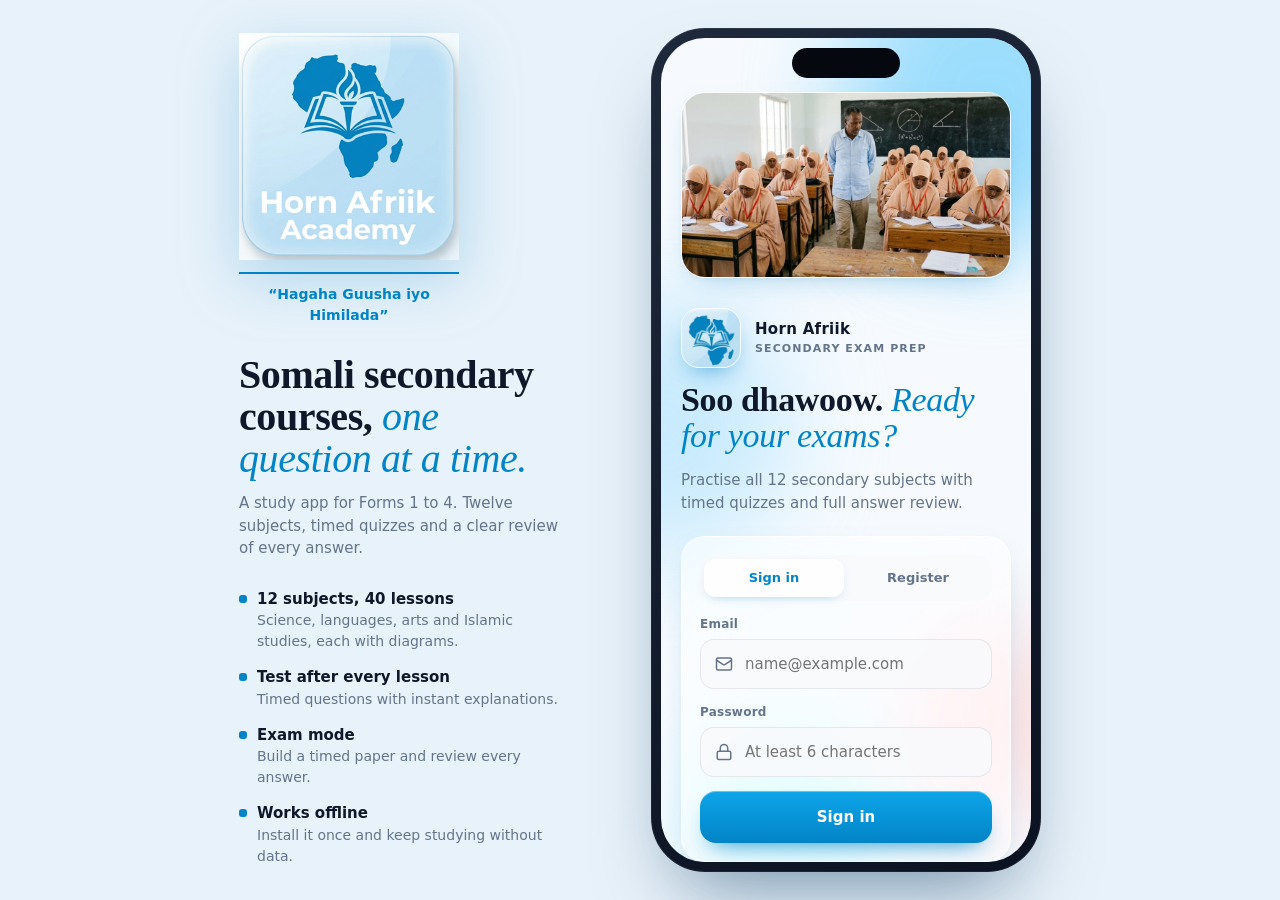
<file: index.html>
<!doctype html>
<html lang="en">
<head>
<meta charset="utf-8">
<meta name="viewport" content="width=device-width, initial-scale=1, viewport-fit=cover">
<meta http-equiv="Content-Security-Policy" content="default-src 'self'; script-src 'self'; style-src 'self' 'unsafe-inline' https://fonts.googleapis.com; font-src https://fonts.gstatic.com; img-src 'self' data: blob: https:; media-src 'self' blob: https:; frame-src https://www.youtube-nocookie.com; connect-src 'self' https://kbvvxcsmpqcddwlmgdnl.supabase.co https://fonts.googleapis.com https://fonts.gstatic.com; manifest-src 'self'; worker-src 'self'; base-uri 'self'; form-action 'self'">
<meta name="referrer" content="strict-origin-when-cross-origin">
<title>Horn Afriik</title>
<meta name="description" content="Horn Afriik: Somali secondary courses and exam preparation. 12 subjects, lessons with diagrams, timed tests and exam practice for Forms 1 to 4.">
<meta name="theme-color" content="#0284C7" media="(prefers-color-scheme: light)">
<meta name="theme-color" content="#08101F" media="(prefers-color-scheme: dark)">
<meta name="apple-mobile-web-app-capable" content="yes">
<meta name="mobile-web-app-capable" content="yes">
<meta name="apple-mobile-web-app-title" content="Horn Afriik">
<meta name="apple-mobile-web-app-status-bar-style" content="default">
<meta property="og:type" content="website">
<meta property="og:title" content="Horn Afriik">
<meta property="og:description" content="Somali secondary courses and exam preparation: lessons, tests and timed exams.">
<meta property="og:image" content="icons/icon-512.png">
<link rel="icon" href="icons/favicon-48.png" type="image/png" sizes="48x48">
<link rel="icon" href="icons/icon-192.png" type="image/png" sizes="192x192">
<link rel="apple-touch-icon" href="icons/apple-touch-icon.png">
<link rel="manifest" href="manifest.webmanifest">
<link rel="preconnect" href="https://fonts.googleapis.com">
<link rel="preconnect" href="https://fonts.gstatic.com" crossorigin>
<link rel="stylesheet" href="https://fonts.googleapis.com/css2?family=Fraunces:ital,opsz,wght@0,9..144,500;0,9..144,600;1,9..144,500&family=Plus+Jakarta+Sans:wght@400;500;600;700;800&family=Noto+Naskh+Arabic:wght@500;600&display=swap">
<link rel="stylesheet" href="assets/css/styles.css?v=1.3.0">
</head>
<body>
<noscript><p style="padding:24px;font-family:system-ui">Horn Afriik needs JavaScript to run. Please enable it in your browser settings.</p></noscript><div class="stage">
  <aside class="panel">
    <figure class="logo-hero">
      <img src="icons/logo.png" width="360" height="371" alt="Horn Afriik Academy logo: an open book and torch over a map of Africa">
      <figcaption>“Hagaha Guusha iyo Himilada”</figcaption>
    </figure>
    <div class="stack" style="gap:12px">
      <h1>Somali secondary courses, <em>one question at a time.</em></h1>
      <p class="lede">A study app for Forms 1 to 4. Twelve subjects, timed quizzes and a clear review of every answer.</p>
    </div>
    <ul class="features">
      <li><b>12 subjects, 40 lessons</b>Science, languages, arts and Islamic studies, each with diagrams.</li>
      <li><b>Test after every lesson</b>Timed questions with instant explanations.</li>
      <li><b>Exam mode</b>Build a timed paper and review every answer.</li>
      <li><b>Works offline</b>Install it once and keep studying without data.</li>
    </ul>
    <button class="btn primary" id="install-btn" hidden>Install the app</button>
  </aside>

  <div class="device">
    <div class="app" id="app">
      <div class="island"></div>
      <div class="bg"><span class="b1"></span><span class="b2"></span><span class="b3"></span><span class="b4"></span></div>

      <!-- 1. AUTH -->
      <section class="screen nobar" id="s-auth" hidden>
        <figure class="auth-photo">
          <img src="assets/img/classroom.jpg" width="960" height="509" alt="A Somali teacher walks between rows of students writing an exam in their classroom">
        </figure>
        <div class="auth-hero">
          <div class="brand">
            <img class="mark-img" src="icons/emblem.png" width="60" height="60" alt="">
            <div class="wordmark">Horn Afriik<small>Secondary exam prep</small></div>
          </div>
          <h1 class="h-display">Soo dhawoow. <em>Ready for your exams?</em></h1>
          <p class="muted">Practise all 12 secondary subjects with timed quizzes and full answer review.</p>
        </div>
        <div class="glass card form">
          <div class="seg" style="background:var(--field)" role="tablist">
            <button class="on" data-auth="signin" id="tab-signin">Sign in</button>
            <button data-auth="register" id="tab-register">Register</button>
          </div>
          <div class="seg" style="background:var(--field)" hidden>
            <button class="on" data-method="email" id="m-email">Email</button>
            <button data-method="phone" id="m-phone">Phone</button>
          </div>
          <form id="auth-form" class="form" novalidate>
            <div class="field" id="f-name" hidden>
              <label for="in-name">Full name</label>
              <div class="input"><svg class="ic" viewBox="0 0 24 24"><path d="M19 21v-2a4 4 0 0 0-4-4H9a4 4 0 0 0-4 4v2"/><circle cx="12" cy="7" r="4"/></svg><input id="in-name" autocomplete="name" placeholder="Ayaan Warsame"></div>
            </div>
            <div class="field" id="f-form" hidden>
              <label for="in-form">Class</label>
              <div class="input"><svg class="ic" viewBox="0 0 24 24"><path d="M4 19.5v-15A2.5 2.5 0 0 1 6.5 2H20v20H6.5a2.5 2.5 0 0 1 0-5H20"/></svg>
                <select id="in-form"><option>Form 1</option><option>Form 2</option><option>Form 3</option><option selected>Form 4</option></select></div>
            </div>
            <div class="field" id="f-email">
              <label for="in-email">Email</label>
              <div class="input"><svg class="ic" viewBox="0 0 24 24"><rect width="20" height="16" x="2" y="4" rx="2"/><path d="m22 7-8.97 5.7a1.94 1.94 0 0 1-2.06 0L2 7"/></svg><input id="in-email" type="email" autocomplete="email" placeholder="name@example.com"></div>
            </div>
            <div class="field" id="f-phone" hidden>
              <label for="in-phone">Phone number</label>
              <div class="input"><span class="small" style="font-weight:700">+252</span><input id="in-phone" type="tel" inputmode="tel" placeholder="61 234 5678"></div>
            </div>
            <div class="field">
              <label for="in-pass">Password</label>
              <div class="input"><svg class="ic" viewBox="0 0 24 24"><rect width="18" height="11" x="3" y="11" rx="2"/><path d="M7 11V7a5 5 0 0 1 10 0v4"/></svg><input id="in-pass" type="password" autocomplete="current-password" placeholder="At least 6 characters"></div>
            </div>
            <p class="err" id="auth-err" hidden></p>
            <button class="btn primary block" type="submit" id="auth-submit">Sign in</button>
          </form>
        </div>
        <button class="link" style="align-self:center" id="guest">Continue as guest</button>
      </section>

      <!-- 2. HOME -->
      <section class="screen" id="s-home" hidden></section>
      <!-- 3. SUBJECT -->
      <section class="screen" id="s-subject" hidden></section>
      <!-- 4. QUIZ -->
      <section class="screen nobar" id="s-quiz" hidden></section>
      <!-- 5. RESULTS -->
      <section class="screen" id="s-results" hidden></section>
      <!-- Lesson (course content) -->
      <section class="screen" id="s-lesson" hidden></section>
      <!-- Explore / History -->
      <section class="screen" id="s-explore" hidden></section>
      <section class="screen" id="s-history" hidden></section>

      <!-- 6. SUPPORT -->
      <section class="screen" id="s-support" hidden>
        <div class="page-top"><div class="stack" style="gap:4px"><span class="eyebrow">Support</span><h1 class="h-display page-h">Contact &amp; about</h1></div><button class="menu-btn glass" data-act="menu" aria-label="Open menu"><svg class="ic" viewBox="0 0 24 24"><path d="M4 7h16"/><path d="M4 12h16"/><path d="M4 17h10"/></svg></button></div>
        <div class="glass card stack" style="gap:12px">
          <div class="stack" style="gap:2px"><b style="font-size:16px">Talk to us</b><span class="muted small">Questions about a lesson, an exam or your account? Pick WhatsApp, Facebook, email or a phone call.</span></div>
          <div class="cta-slot"></div>
        </div>
        <div class="glass card mission">
          <span class="eyebrow">About us</span>
          <blockquote>“Every student in the Horn deserves a fair shot at the exam hall.”</blockquote>
          <p>Horn Afriik builds exam practice for Somali secondary students. Questions follow the secondary syllabus in Somali, English and Arabic, and each answer comes with a short explanation so you learn from mistakes.</p>
          <div class="mstats">
            <div><b class="num">12</b><span>subjects</span></div>
            <div><b class="num">4</b><span>forms</span></div>
            <div><b class="num">3</b><span>languages</span></div>
          </div>
        </div>
        <div class="sec-title"><h3>Send feedback</h3></div>
        <form class="glass card form" id="fb-form" novalidate>
          <div class="field">
            <label for="fb-topic">Topic</label>
            <div class="input"><select id="fb-topic"><option>Report a wrong answer</option><option>Suggest a subject or unit</option><option>Account &amp; sign-in</option><option>Something else</option></select></div>
          </div>
          <div class="field">
            <label>Rate the app</label>
            <div class="stars" id="stars"></div>
          </div>
          <div class="field">
            <label for="fb-msg">Message</label>
            <textarea class="ta" id="fb-msg" placeholder="Tell us what happened, including the subject and question number."></textarea>
          </div>
          <p class="err" id="fb-err" hidden></p>
          <button type="button" class="btn primary block" data-act="contact-feedback">Send feedback</button>
        </form>
        <div class="sec-title"><h3>Common questions</h3></div>
        <div class="glass faq">
          <details><summary>Can I study offline?<svg class="ic" viewBox="0 0 24 24"><path d="m9 18 6-6-6-6"/></svg></summary><p>Yes. After the first visit, lessons, tests and exams all work without internet. When you are signed in, your scores are saved to your account and sync when you are back online.</p></details>
          <details><summary>What is the pass mark?<svg class="ic" viewBox="0 0 24 24"><path d="m9 18 6-6-6-6"/></svg></summary><p>A quiz counts as passed at 50% or higher. Your results screen shows it in green.</p></details>
          <details><summary>How is the streak counted?<svg class="ic" viewBox="0 0 24 24"><path d="m9 18 6-6-6-6"/></svg></summary><p>Finish at least one quiz a day to keep your streak going.</p></details>
        </div>
      </section>

      <nav class="tabbar glass" id="tabbar" hidden>
        <button data-tab="home"><svg class="ic" viewBox="0 0 24 24"><path d="m3 9 9-7 9 7v11a2 2 0 0 1-2 2H5a2 2 0 0 1-2-2z"/><path d="M9 22V12h6v10"/></svg>Home</button>
        <button data-tab="explore"><svg class="ic" viewBox="0 0 24 24"><path d="M4 19.5v-15A2.5 2.5 0 0 1 6.5 2H20v20H6.5a2.5 2.5 0 0 1 0-5H20"/></svg>Courses</button>
        <button class="exam-btn" data-act="exam" aria-label="Start an exam"><span class="orb"><svg class="ic" viewBox="0 0 24 24"><path d="M9 2h6a1 1 0 0 1 1 1v2H8V3a1 1 0 0 1 1-1z"/><path d="M16 4h2a2 2 0 0 1 2 2v14a2 2 0 0 1-2 2H6a2 2 0 0 1-2-2V6a2 2 0 0 1 2-2h2"/><path d="m9 14 2 2 4-4"/></svg></span>Exam</button>
        <button data-tab="history"><svg class="ic" viewBox="0 0 24 24"><path d="M3 3v18h18"/><path d="M7 16v-5"/><path d="M12 16V8"/><path d="M17 16v-9"/></svg>Stats</button>
        <button data-tab="support"><svg class="ic" viewBox="0 0 24 24"><path d="M21 15a2 2 0 0 1-2 2H7l-4 4V5a2 2 0 0 1 2-2h14a2 2 0 0 1 2 2z"/></svg>Support</button>
      </nav>

      <div class="scrim" id="profile" hidden>
        <div class="sheet" role="dialog" aria-label="Profile">
          <div class="grab"></div>
          <div class="row">
            <div class="avatar" id="p-avatar">AW</div>
            <div class="stack"><b id="p-name" style="font-size:17px">Ayaan Warsame</b><span class="muted small" id="p-email">ayaan.warsame@example.com</span></div>
          </div>
          <div class="field"><label>Class</label><div class="forms" id="p-forms"></div></div>
          <div class="setting"><div class="meta"><b>Dark theme</b><span>Easier on the eyes for night study</span></div><button class="switch" role="switch" aria-checked="false" id="sw-theme" aria-label="Dark theme"></button></div>
          <div class="row">
            <button class="btn ghost" style="flex:1" id="p-close">Close</button>
            <button class="btn coral" style="flex:1" id="p-signout"><svg class="ic" viewBox="0 0 24 24"><path d="M9 21H5a2 2 0 0 1-2-2V5a2 2 0 0 1 2-2h4"/><path d="m16 17 5-5-5-5"/><path d="M21 12H9"/></svg>Sign out</button>
          </div>
        </div>
      </div>

      <div class="drawer-scrim" id="menu" hidden>
        <nav class="drawer" aria-label="Main menu">
          <div class="drawer-head">
            <div class="avatar" id="m-avatar">AW</div>
            <div class="stack"><b id="m-name">Ayaan Warsame</b><span class="muted small" id="m-form">Form 4</span></div>
            <button class="icon-btn glass" data-act="menu-close" aria-label="Close menu"><svg class="ic" viewBox="0 0 24 24"><path d="M18 6 6 18"/><path d="m6 6 12 12"/></svg></button>
          </div>
          <div class="nav" id="m-nav">
            <button data-tab="home"><svg class="ic" viewBox="0 0 24 24"><path d="m3 9 9-7 9 7v11a2 2 0 0 1-2 2H5a2 2 0 0 1-2-2z"/><path d="M9 22V12h6v10"/></svg>Home</button>
            <button data-tab="explore"><svg class="ic" viewBox="0 0 24 24"><path d="M4 19.5v-15A2.5 2.5 0 0 1 6.5 2H20v20H6.5a2.5 2.5 0 0 1 0-5H20"/></svg>Courses<small id="m-lessons"></small></button>
            <button class="exam-link" data-act="exam"><svg class="ic" viewBox="0 0 24 24"><path d="M9 2h6a1 1 0 0 1 1 1v2H8V3a1 1 0 0 1 1-1z"/><path d="M16 4h2a2 2 0 0 1 2 2v14a2 2 0 0 1-2 2H6a2 2 0 0 1-2-2V6a2 2 0 0 1 2-2h2"/><path d="m9 14 2 2 4-4"/></svg>Take an exam</button>
            <button data-tab="history"><svg class="ic" viewBox="0 0 24 24"><path d="M3 3v18h18"/><path d="M7 16v-5"/><path d="M12 16V8"/><path d="M17 16v-9"/></svg>Dashboard<small id="m-acc"></small></button>
            <button data-tab="support"><svg class="ic" viewBox="0 0 24 24"><path d="M21 15a2 2 0 0 1-2 2H7l-4 4V5a2 2 0 0 1 2-2h14a2 2 0 0 1 2 2z"/></svg>Contact &amp; about</button>
            <button data-act="profile"><svg class="ic" viewBox="0 0 24 24"><path d="M19 21v-2a4 4 0 0 0-4-4H9a4 4 0 0 0-4 4v2"/><circle cx="12" cy="7" r="4"/></svg>Profile &amp; class</button>
            <button data-act="admin" id="m-admin" hidden><svg class="ic" viewBox="0 0 24 24"><path d="M12 22s8-4 8-10V5l-8-3-8 3v7c0 6 8 10 8 10z"/><path d="m9 12 2 2 4-4"/></svg>Admin dashboard</button>
          </div>
          <div class="foot">
            <div class="cta-slot"></div>
            <div class="setting" style="padding:4px 0"><div class="meta"><b>Dark theme</b></div><button class="switch" role="switch" aria-checked="false" id="m-theme" aria-label="Dark theme"></button></div>
            <button class="btn ghost block" data-act="signout"><svg class="ic" viewBox="0 0 24 24"><path d="M9 21H5a2 2 0 0 1-2-2V5a2 2 0 0 1 2-2h4"/><path d="m16 17 5-5-5-5"/><path d="M21 12H9"/></svg>Sign out</button>
          </div>
        </nav>
      </div>

      <div class="scrim" id="contact" hidden>
        <div class="sheet" role="dialog" aria-label="Contact us">
          <div class="grab"></div>
          <div class="row between" style="align-items:flex-start">
            <div class="stack" style="gap:4px"><span class="eyebrow">Horn Afriik support</span><h3 class="h-display" style="font-size:24px">Contact us</h3><p class="muted small">Choose the app that suits you. We reply on every channel.</p></div>
            <button class="icon-btn glass" id="ct-close" aria-label="Close"><svg class="ic" viewBox="0 0 24 24"><path d="M18 6 6 18"/><path d="m6 6 12 12"/></svg></button>
          </div>
          <div class="ct-note" id="ct-note" hidden><svg class="ic" viewBox="0 0 24 24"><path d="M20 6 9 17l-5-5"/></svg><span>Your feedback is added to WhatsApp and email automatically. For Facebook it is copied, so paste it into Messenger.</span></div>
          <div class="glass contact">
            <a class="ci ci-link" id="ct-wa" href="https://wa.me/252619892112" target="_blank" rel="noopener">
              <span class="ib wa"><svg class="ic" viewBox="0 0 24 24"><path d="M21 11.5a8.38 8.38 0 0 1-.9 3.8 8.5 8.5 0 0 1-7.6 4.7 8.38 8.38 0 0 1-3.8-.9L3 21l1.9-5.7a8.38 8.38 0 0 1-.9-3.8 8.5 8.5 0 0 1 4.7-7.6 8.38 8.38 0 0 1 3.8-.9h.5a8.48 8.48 0 0 1 8 8v.5z"/></svg></span>
              <span class="meta"><small>WhatsApp</small><b>Chat · +252 61 989 2112</b></span><svg class="ic chev" viewBox="0 0 24 24"><path d="m9 18 6-6-6-6"/></svg></a>
            <a class="ci ci-link" id="ct-fb" href="https://www.facebook.com/profile.php?id=100073812635807" target="_blank" rel="noopener">
              <span class="ib fb"><svg class="ic" viewBox="0 0 24 24"><path d="M18 2h-3a5 5 0 0 0-5 5v3H7v4h3v8h4v-8h3l1-4h-4V7a1 1 0 0 1 1-1h3z"/></svg></span>
              <span class="meta"><small>Facebook</small><b>Message us on Facebook</b></span><svg class="ic chev" viewBox="0 0 24 24"><path d="m9 18 6-6-6-6"/></svg></a>
            <div class="ci">
              <a class="ci-main" id="ct-mail" href="mailto:alamiin177@gmail.com?subject=Horn%20Afriik%20support">
                <span class="ib ml"><svg class="ic" viewBox="0 0 24 24"><rect width="20" height="16" x="2" y="4" rx="2"/><path d="m22 7-8.97 5.7a1.94 1.94 0 0 1-2.06 0L2 7"/></svg></span>
                <span class="meta"><small>Email</small><b id="ct-email-t">alamiin177@gmail.com</b></span></a>
              <button class="copy" data-copy="ct-email-t">Copy</button></div>
            <div class="ci">
              <a class="ci-main" href="tel:+252619892112">
                <span class="ib ph"><svg class="ic" viewBox="0 0 24 24"><path d="M22 16.92v3a2 2 0 0 1-2.18 2 19.79 19.79 0 0 1-8.63-3.07 19.5 19.5 0 0 1-6-6 19.79 19.79 0 0 1-3.07-8.67A2 2 0 0 1 4.11 2h3a2 2 0 0 1 2 1.72 12.84 12.84 0 0 0 .7 2.81 2 2 0 0 1-.45 2.11L8.09 9.91a16 16 0 0 0 6 6l1.27-1.27a2 2 0 0 1 2.11-.45 12.84 12.84 0 0 0 2.81.7A2 2 0 0 1 22 16.92z"/></svg></span>
                <span class="meta"><small>Phone call</small><b id="ct-phone-t">+252 61 989 2112</b></span></a>
              <button class="copy" data-copy="ct-phone-t">Copy</button></div>
          </div>
        </div>
      </div>

      <div class="scrim" id="exam" hidden>
        <div class="sheet" role="dialog" aria-label="Start an exam">
          <div class="grab"></div>
          <div class="stack" style="gap:4px"><span class="eyebrow" style="color:var(--coral)">Exam mode</span><h3 class="h-display" style="font-size:24px">Set up your exam</h3><p class="muted small">Exams are timed, and answers are revealed at the end, as in the exam hall.</p></div>
          <div class="opt-group"><label class="eyebrow">Paper</label><div class="pills" id="ex-mode"></div></div>
          <div class="opt-group" id="ex-subj-wrap"><label class="eyebrow">Subject</label><div class="pills" id="ex-subj"></div></div>
          <div class="opt-group"><label class="eyebrow">Questions</label><div class="pills" id="ex-count"></div></div>
          <div class="opt-group"><label class="eyebrow">Time per question</label><div class="pills" id="ex-time"></div></div>
          <div class="exam-sum" id="ex-sum"></div>
          <div class="row"><button class="btn ghost" style="flex:1" id="ex-cancel">Cancel</button><button class="btn coral" style="flex:1.4" id="ex-start">Start exam</button></div>
        </div>
      </div>

      <div class="scrim center" id="leave" hidden>
        <div class="dialog" role="dialog" aria-label="Leave quiz">
          <h3>Leave this quiz?</h3>
          <p class="muted small">Answers from this attempt will not be saved.</p>
          <div class="row"><button class="btn ghost" id="leave-stay">Keep going</button><button class="btn coral" id="leave-go">Leave</button></div>
        </div>
      </div>

      <div class="toast glass" id="toast"><svg class="ic" viewBox="0 0 24 24"><path d="M20 6 9 17l-5-5"/></svg><span id="toast-t"></span></div>
    </div>
  </div>
</div>
<script src="assets/js/sb.js?v=1.3.0" defer></script>
<script src="assets/js/app.js?v=1.3.0" defer></script>
</body>
</html>
</file>
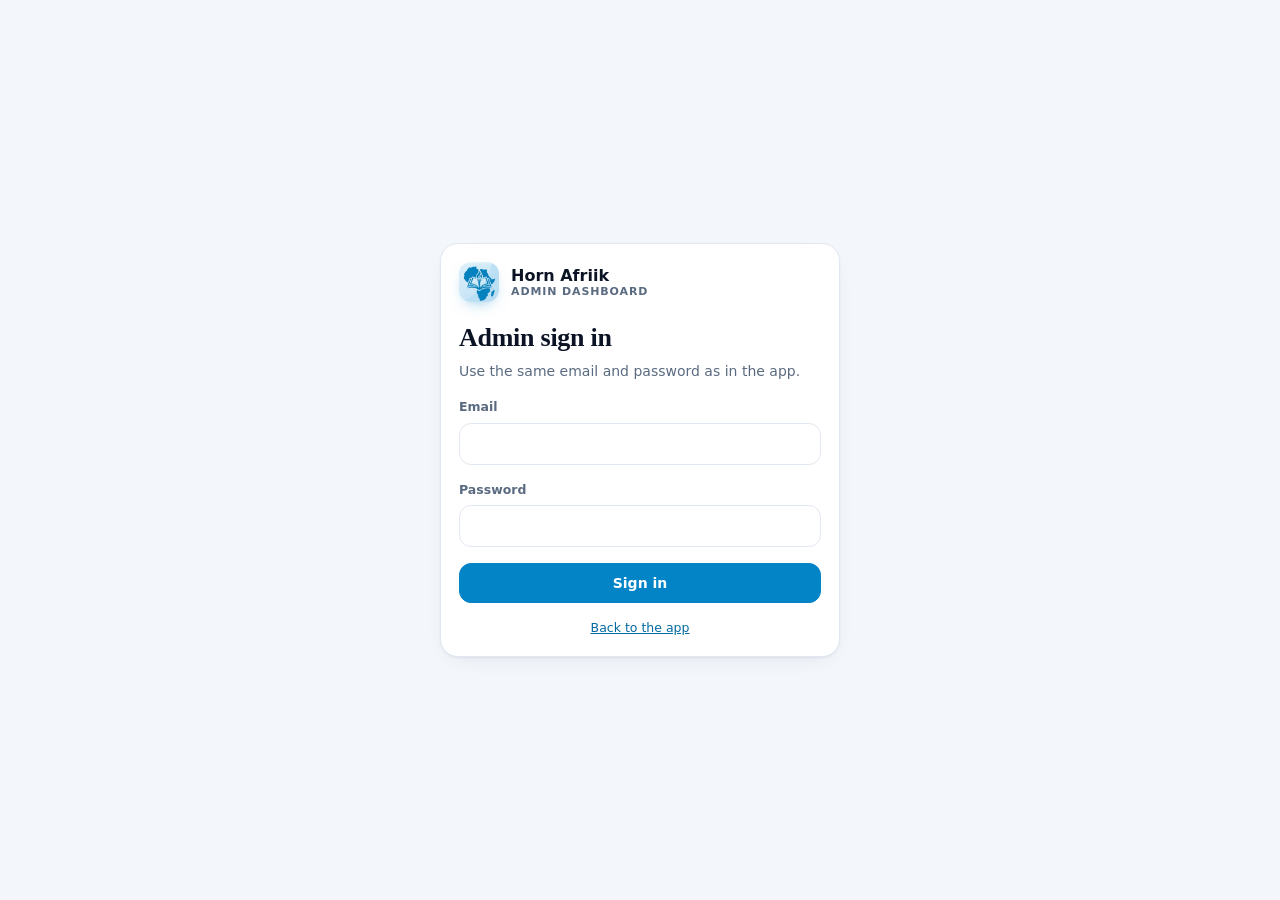
<file: admin.html>
<!doctype html>
<html lang="en">
<head>
<meta charset="utf-8">
<meta name="viewport" content="width=device-width, initial-scale=1, viewport-fit=cover">
<meta http-equiv="Content-Security-Policy" content="default-src 'self'; script-src 'self'; style-src 'self' 'unsafe-inline' https://fonts.googleapis.com; font-src https://fonts.gstatic.com; img-src 'self' data: blob: https:; media-src 'self' blob: https:; frame-src https://www.youtube-nocookie.com; connect-src 'self' https://kbvvxcsmpqcddwlmgdnl.supabase.co https://fonts.googleapis.com https://fonts.gstatic.com; base-uri 'self'; form-action 'self'">
<meta name="referrer" content="strict-origin-when-cross-origin">
<meta name="robots" content="noindex, nofollow">
<title>Horn Afriik Admin</title>
<meta name="theme-color" content="#0284C7">
<link rel="icon" href="icons/favicon-48.png" type="image/png" sizes="48x48">
<link rel="preconnect" href="https://fonts.googleapis.com">
<link rel="preconnect" href="https://fonts.gstatic.com" crossorigin>
<link rel="stylesheet" href="https://fonts.googleapis.com/css2?family=Fraunces:opsz,wght@9..144,600&family=Plus+Jakarta+Sans:wght@500;600;700;800&display=swap">
<link rel="stylesheet" href="assets/css/admin.css?v=1.3.0">
</head>
<body>
<noscript><p style="padding:24px">The admin dashboard needs JavaScript.</p></noscript>

<!-- Sign in -->
<section class="login" id="login" hidden>
  <form class="card" id="login-form" novalidate>
    <div class="brand">
      <img class="mark-img" src="icons/emblem.png" width="40" height="40" alt="">
      <div class="wordmark">Horn Afriik<small>Admin dashboard</small></div>
    </div>
    <div>
      <h1 class="h-display" style="font-size:26px">Admin sign in</h1>
      <p class="muted" style="margin:4px 0 0">Use the same email and password as in the app.</p>
    </div>
    <div class="field"><label for="l-email">Email</label><input class="input" id="l-email" type="email" autocomplete="email" required></div>
    <div class="field"><label for="l-pass">Password</label><input class="input" id="l-pass" type="password" autocomplete="current-password" required></div>
    <p class="err" id="l-err" hidden></p>
    <button class="btn primary block" type="submit" id="l-btn">Sign in</button>
    <a href="./" class="small" style="text-align:center">Back to the app</a>
  </form>
</section>

<!-- Dashboard -->
<div class="shell" id="shell" hidden>
  <aside class="side">
    <div class="brand">
      <img class="mark-img" src="icons/emblem.png" width="40" height="40" alt="">
      <div class="wordmark">Horn Afriik<small>Admin</small></div>
    </div>
    <nav id="nav-side"></nav>
    <div class="foot">
      <div class="me"><div class="avatar" id="me-av">A</div><div style="min-width:0"><b id="me-name">Admin</b><span id="me-email"></span></div></div>
      <a href="./"><svg class="ic" viewBox="0 0 24 24"><path d="M15 3h6v6"/><path d="M10 14 21 3"/><path d="M18 13v6a2 2 0 0 1-2 2H5a2 2 0 0 1-2-2V8a2 2 0 0 1 2-2h6"/></svg>Open the app</a>
      <button data-act="theme"><svg class="ic" viewBox="0 0 24 24"><path d="M12 3a6 6 0 0 0 9 9 9 9 0 1 1-9-9z"/></svg>Dark / light</button>
      <button data-act="signout"><svg class="ic" viewBox="0 0 24 24"><path d="M9 21H5a2 2 0 0 1-2-2V5a2 2 0 0 1 2-2h4"/><path d="m16 17 5-5-5-5"/><path d="M21 12H9"/></svg>Sign out</button>
    </div>
  </aside>
  <header class="topbar">
    <div class="row1">
      <img class="mark-img sm" src="icons/emblem.png" width="40" height="40" alt="">
      <b style="flex:1">Horn Afriik Admin</b>
      <a class="btn sm" href="./">App</a>
      <button class="btn sm icon" data-act="theme" aria-label="Dark or light theme"><svg class="ic" viewBox="0 0 24 24"><path d="M12 3a6 6 0 0 0 9 9 9 9 0 1 1-9-9z"/></svg></button>
      <button class="btn sm icon" data-act="signout" aria-label="Sign out"><svg class="ic" viewBox="0 0 24 24"><path d="M9 21H5a2 2 0 0 1-2-2V5a2 2 0 0 1 2-2h4"/><path d="m16 17 5-5-5-5"/><path d="M21 12H9"/></svg></button>
    </div>
    <nav id="nav-top"></nav>
  </header>
  <main class="main" id="main"><div class="loading"><span class="spin"></span></div></main>
</div>

<div id="drawer-root"></div>
<div class="toast" id="toast" role="status" aria-live="polite"></div>
<input type="file" id="file-pick" hidden>

<script src="assets/js/sb.js?v=1.3.0" defer></script>
<script src="assets/js/admin.js?v=1.3.0" defer></script>
</body>
</html>
</file>
<file: assets/css/styles.css>
:root{
  --sky:#0284C7; --sky-2:#38BDF8; --ice:#E0F2FE; --coral:#EF4444; --emerald:#10B981;
  --white:#FFFFFF; --slate:#F8FAFC; --ink:#0F172A; --grey:#64748B;

  --bg:#E8F2FA;
  --app-bg:#F6FAFE;
  --text:#0F172A;
  --text-2:#64748B;
  --sky-text:#0284C7;
  --glass:rgba(255,255,255,.56);
  --glass-strong:rgba(255,255,255,.82);
  --glass-border:rgba(255,255,255,.85);
  --hair:rgba(15,23,42,.08);
  --field:rgba(248,250,252,.85);
  --ice-fill:#E0F2FE;
  --on-ice:#0369A1;
  --ok-fill:rgba(16,185,129,.12);
  --ok-text:#047857;
  --bad-fill:rgba(239,68,68,.10);
  --bad-text:#B91C1C;
  --blob-1:#7DD3FC; --blob-2:#BAE6FD; --blob-3:#FECACA; --blob-4:#A5F3FC;
  --shadow:0 12px 32px -14px rgba(2,132,199,.35), 0 2px 6px -2px rgba(15,23,42,.06);
  --frame:linear-gradient(150deg,#1E293B,#0B1222);
  --scrim:rgba(15,23,42,.32);

  --f-display:"Fraunces", Georgia, "Times New Roman", serif;
  --f-body:"Plus Jakarta Sans", "Noto Naskh Arabic", system-ui, -apple-system, "Segoe UI", sans-serif;
  --f-ar:"Noto Naskh Arabic", "Plus Jakarta Sans", serif;
  --top-pad:54px;
}
@media (prefers-color-scheme: dark){
  :root:not([data-theme="light"]){
    color-scheme:dark;
    --bg:#050A14; --app-bg:#08101F; --text:#E6EEF8; --text-2:#93A4BD; --sky-text:#38BDF8;
    --glass:rgba(22,36,62,.52); --glass-strong:rgba(20,34,60,.86); --glass-border:rgba(148,197,255,.14);
    --hair:rgba(148,163,184,.14); --field:rgba(15,26,48,.7);
    --ice-fill:rgba(2,132,199,.24); --on-ice:#7DD3FC;
    --ok-fill:rgba(16,185,129,.16); --ok-text:#34D399; --bad-fill:rgba(239,68,68,.16); --bad-text:#FCA5A5;
    --blob-1:#0369A1; --blob-2:#1E3A8A; --blob-3:#7F1D1D; --blob-4:#0E7490;
    --shadow:0 14px 34px -16px rgba(0,0,0,.7); --scrim:rgba(2,6,16,.6);
  }
}
:root[data-theme="dark"]{
  color-scheme:dark;
  --bg:#050A14; --app-bg:#08101F; --text:#E6EEF8; --text-2:#93A4BD; --sky-text:#38BDF8;
  --glass:rgba(22,36,62,.52); --glass-strong:rgba(20,34,60,.86); --glass-border:rgba(148,197,255,.14);
  --hair:rgba(148,163,184,.14); --field:rgba(15,26,48,.7);
  --ice-fill:rgba(2,132,199,.24); --on-ice:#7DD3FC;
  --ok-fill:rgba(16,185,129,.16); --ok-text:#34D399; --bad-fill:rgba(239,68,68,.16); --bad-text:#FCA5A5;
  --blob-1:#0369A1; --blob-2:#1E3A8A; --blob-3:#7F1D1D; --blob-4:#0E7490;
  --shadow:0 14px 34px -16px rgba(0,0,0,.7); --scrim:rgba(2,6,16,.6);
}

*{box-sizing:border-box}
:root{color-scheme:light;padding-top:env(safe-area-inset-top,0px);padding-bottom:env(safe-area-inset-bottom,0px)}
[hidden]{display:none!important}
img{max-width:100%}
.features{list-style:none;margin:0;padding:0;display:flex;flex-direction:column;gap:14px}
.features li{padding-left:18px;position:relative;color:var(--text-2);font-size:14px;max-width:36ch}
.features li::before{content:"";position:absolute;left:0;top:7px;width:8px;height:8px;border-radius:3px;background:var(--sky)}
.features b{display:block;color:var(--text);font-size:15px}
#install-btn{align-self:flex-start}
.logo-hero{margin:0;display:flex;flex-direction:column;align-items:flex-start;gap:12px}
.logo-hero img{width:220px;height:auto;filter:drop-shadow(0 18px 30px rgba(2,132,199,.25))}
.logo-hero figcaption{font-size:14px;font-weight:600;color:var(--sky-text);padding-top:10px;border-top:2px solid var(--sky);width:220px;text-align:center}
.auth-photo{margin:0;border-radius:24px;overflow:hidden;border:1px solid var(--glass-border);box-shadow:var(--shadow);aspect-ratio:16/9;max-width:100%;flex:none}
.auth-photo img{display:block;width:100%;height:100%;object-fit:cover;object-position:50% 40%}
.mark-img{width:60px;height:60px;border-radius:18px;flex:none;box-shadow:0 10px 24px -10px rgba(2,132,199,.7);border:1px solid var(--glass-border)}
html,body{height:100%}
body{margin:0;background:var(--bg);color:var(--text);font-family:var(--f-body);font-size:15px;line-height:1.5;-webkit-font-smoothing:antialiased}
button,input,select,textarea{font:inherit;color:inherit}
button{cursor:pointer;border:0;background:none;padding:0}
:focus-visible{outline:2px solid var(--sky-text);outline-offset:2px}
h1,h2,h3,p{margin:0}
.num{font-variant-numeric:tabular-nums}
[lang="ar"]{font-family:var(--f-ar);font-size:1.12em}

/* ---------- stage ---------- */
.stage{min-height:100%;display:flex;align-items:center;justify-content:center;gap:72px;padding-block:28px;padding-inline:24px}
.panel{width:340px;flex:none;display:flex;flex-direction:column;gap:28px}
.brand{display:flex;align-items:center;gap:14px}
.mark{width:52px;height:52px;border-radius:16px;background:linear-gradient(145deg,#38BDF8,#0284C7 60%,#0369A1);display:grid;place-items:center;box-shadow:0 10px 24px -10px rgba(2,132,199,.8), inset 0 1px 0 rgba(255,255,255,.4);flex:none}
.mark svg{width:28px;height:28px}
.panel h1{font-family:var(--f-display);font-weight:600;font-size:40px;line-height:1.05;letter-spacing:-.01em;text-wrap:balance}
.panel h1 em{font-style:italic;color:var(--sky-text);font-weight:500}
.panel .lede{color:var(--text-2);max-width:34ch}
.eyebrow{font-size:11px;font-weight:700;letter-spacing:.12em;text-transform:uppercase;color:var(--text-2)}
.swatches{display:grid;grid-template-columns:repeat(4,1fr);gap:10px}
.sw{display:flex;flex-direction:column;gap:6px;font-size:11px;color:var(--text-2)}
.sw i{display:block;height:36px;border-radius:10px;border:1px solid var(--hair)}
.sw b{color:var(--text);font-weight:600;font-size:11px}
.jump{display:flex;flex-direction:column;gap:4px}
.jump button{display:flex;align-items:center;gap:12px;padding:9px 12px;border-radius:12px;text-align:left;color:var(--text);font-weight:600;font-size:14px;transition:background .2s}
.jump button span{width:24px;height:24px;border-radius:8px;display:grid;place-items:center;font-size:11px;background:var(--ice-fill);color:var(--on-ice);font-weight:700}
.jump button:hover,.jump button.on{background:var(--glass-strong)}
.jump button small{margin-left:auto;color:var(--text-2);font-weight:500;font-size:12px}

.device{width:390px;height:min(844px, calc(100vh - 56px));min-height:640px;flex:none;border-radius:54px;padding:10px;background:var(--frame);box-shadow:0 40px 80px -30px rgba(2,50,90,.55),0 0 0 1px rgba(255,255,255,.06) inset}
.app{position:relative;height:100%;border-radius:44px;overflow:hidden;background:var(--app-bg);isolation:isolate}
.island{position:absolute;top:10px;left:50%;transform:translateX(-50%);width:108px;height:30px;border-radius:20px;background:#05080F;z-index:40}
@media (max-width:1000px){.panel{display:none}}
@media (max-width:520px){
  :root{--top-pad:18px}
  .stage{display:block;height:100%;min-height:0;padding-block:0;padding-inline:0}
  .device{width:100%;height:100%;min-height:0;border-radius:0;padding:0;background:none;box-shadow:none}
  .app{border-radius:0}
  .island{display:none}
}

/* ---------- ambient background ---------- */
.bg{position:absolute;inset:0;z-index:-1;overflow:hidden}
.bg span{position:absolute;border-radius:50%;filter:blur(48px);opacity:.75}
.bg .b1{width:300px;height:300px;background:var(--blob-1);top:-90px;right:-110px}
.bg .b2{width:260px;height:260px;background:var(--blob-2);top:260px;left:-130px}
.bg .b3{width:200px;height:200px;background:var(--blob-3);bottom:40px;right:-80px;opacity:.5}
.bg .b4{width:180px;height:180px;background:var(--blob-4);bottom:-60px;left:40px;opacity:.5}
@media (prefers-reduced-motion: no-preference){
  .bg .b1{animation:drift 18s ease-in-out infinite alternate}
  .bg .b2{animation:drift 22s ease-in-out infinite alternate-reverse}
}
@keyframes drift{to{transform:translate(-30px,40px) scale(1.08)}}

/* ---------- glass primitives ---------- */
.glass{background:var(--glass);-webkit-backdrop-filter:blur(20px) saturate(170%);backdrop-filter:blur(20px) saturate(170%);border:1px solid var(--glass-border);box-shadow:var(--shadow)}
.card{border-radius:24px;padding:18px}

/* ---------- screens ---------- */
.screen{position:absolute;inset:0;overflow-y:auto;overflow-x:hidden;padding:var(--top-pad) 20px 116px;display:flex;flex-direction:column;gap:20px;scrollbar-width:none}
.screen::-webkit-scrollbar{display:none}
.screen.nobar{padding-bottom:20px}
@media (prefers-reduced-motion: no-preference){
  .screen.enter{animation:enter .38s cubic-bezier(.2,.8,.2,1)}
}
@keyframes enter{from{opacity:.001;transform:translateY(14px)}}

.row{display:flex;align-items:center;gap:12px}
.between{justify-content:space-between}
.stack{display:flex;flex-direction:column}
.muted{color:var(--text-2)}
.small{font-size:13px}
.h-display{font-family:var(--f-display);font-weight:600;letter-spacing:-.01em;text-wrap:balance}
.sec-title{display:flex;align-items:baseline;justify-content:space-between;gap:12px}
.sec-title h3{font-size:17px;font-weight:700}
.link{color:var(--sky-text);font-weight:600;font-size:13px}

.icon-btn{width:42px;height:42px;border-radius:14px;display:grid;place-items:center;flex:none}
.icon-btn svg{width:20px;height:20px}
.ic{width:20px;height:20px;flex:none;fill:none;stroke:currentColor;stroke-width:2;stroke-linecap:round;stroke-linejoin:round}

.btn{display:inline-flex;align-items:center;justify-content:center;gap:8px;height:52px;padding:0 22px;border-radius:16px;font-weight:700;font-size:15px;transition:transform .15s, box-shadow .2s, opacity .2s}
.btn:active{transform:scale(.98)}
.btn.primary{background:linear-gradient(180deg,#0EA5E9,#0284C7);color:#fff;box-shadow:0 12px 24px -12px rgba(2,132,199,.9), inset 0 1px 0 rgba(255,255,255,.35)}
.btn.coral{background:linear-gradient(180deg,#F87171,#EF4444);color:#fff;box-shadow:0 12px 24px -12px rgba(239,68,68,.85), inset 0 1px 0 rgba(255,255,255,.3)}
.btn.ghost{background:var(--glass-strong);border:1px solid var(--glass-border);color:var(--text)}
.btn.block{width:100%}
.btn[disabled]{opacity:.45;pointer-events:none}

.chip{display:inline-flex;align-items:center;gap:6px;height:28px;padding:0 11px;border-radius:99px;font-size:12px;font-weight:700;white-space:nowrap}
.chip.ice{background:var(--ice-fill);color:var(--on-ice)}
.chip.ok{background:var(--ok-fill);color:var(--ok-text)}
.chip.bad{background:var(--bad-fill);color:var(--bad-text)}
.chip .ic{width:14px;height:14px}

.seg{display:flex;padding:4px;border-radius:16px;gap:4px}
.seg button{flex:1;height:38px;border-radius:12px;font-weight:700;font-size:13px;color:var(--text-2);transition:background .2s,color .2s}
.seg button.on{background:var(--glass-strong);color:var(--sky-text);box-shadow:0 4px 12px -6px rgba(2,132,199,.45)}

.bar{height:6px;border-radius:9px;background:var(--hair);overflow:hidden}
.bar i{display:block;height:100%;border-radius:9px;background:linear-gradient(90deg,#38BDF8,#0284C7)}

/* ---------- auth ---------- */
#s-auth{gap:22px;padding-bottom:28px}
.auth-hero{display:flex;flex-direction:column;gap:14px;padding-top:8px}
.wordmark{font-weight:800;font-size:15px;letter-spacing:.02em}
.wordmark small{display:block;font-weight:600;font-size:11px;letter-spacing:.1em;text-transform:uppercase;color:var(--text-2)}
.auth-hero h1{font-size:34px;line-height:1.08}
.auth-hero h1 em{font-style:italic;font-weight:500;color:var(--sky-text)}
.field{display:flex;flex-direction:column;gap:6px}
.field label{font-size:12px;font-weight:700;color:var(--text-2);letter-spacing:.02em}
.input{display:flex;align-items:center;gap:10px;height:50px;padding:0 14px;border-radius:14px;background:var(--field);border:1px solid var(--hair);transition:border-color .2s, box-shadow .2s}
.input:focus-within{border-color:var(--sky);box-shadow:0 0 0 4px rgba(2,132,199,.14)}
.input .ic{color:var(--text-2);width:18px;height:18px}
.input input,.input select{flex:1;min-width:0;border:0;background:none;outline:none;height:100%}
.input select{appearance:none}
.err{font-size:12px;color:var(--bad-text);font-weight:600;min-height:0}
.form{display:flex;flex-direction:column;gap:14px}
.divider{display:flex;align-items:center;gap:12px;font-size:12px;color:var(--text-2);font-weight:600}
.divider::before,.divider::after{content:"";flex:1;height:1px;background:var(--hair)}
.socials{display:grid;grid-template-columns:1fr 1fr;gap:10px}
.socials .btn{height:48px;font-size:14px}
.gmark{width:20px;height:20px;border-radius:6px;display:grid;place-items:center;font-weight:800;font-size:12px;background:var(--ice-fill);color:var(--on-ice)}

/* ---------- home ---------- */
.topbar{display:flex;align-items:center;gap:12px}
.avatar{width:46px;height:46px;border-radius:16px;display:grid;place-items:center;font-weight:800;color:#fff;background:linear-gradient(145deg,#38BDF8,#0369A1);box-shadow:0 8px 18px -8px rgba(2,132,199,.8);flex:none}
.greet small{display:block;font-size:13px;color:var(--text-2);font-weight:600}
.greet b{font-family:var(--f-display);font-size:24px;font-weight:600;line-height:1.1}
.streak{margin-left:auto;display:flex;align-items:center;gap:6px;height:38px;padding:0 12px;border-radius:14px;font-weight:800}
.streak .ic{color:var(--coral);fill:rgba(239,68,68,.18)}
.hero{display:grid;grid-template-columns:auto 1fr;gap:18px;align-items:center}
.ring{position:relative;width:104px;height:104px}
.ring svg{width:100%;height:100%;transform:rotate(-90deg)}
.ring .lbl{position:absolute;inset:0;display:grid;place-content:center;text-align:center}
.ring .lbl b{font-size:24px;font-weight:800;line-height:1}
.ring .lbl span{font-size:10px;font-weight:700;letter-spacing:.08em;text-transform:uppercase;color:var(--text-2);margin-top:4px}
.hstats{display:grid;grid-template-columns:1fr 1fr;gap:12px 10px}
.hstats div{display:flex;flex-direction:column}
.hstats b{font-size:19px;font-weight:800;line-height:1.2}
.hstats span{font-size:12px;color:var(--text-2);font-weight:600}
.hero-foot{grid-column:1/-1;display:flex;flex-direction:column;gap:8px;padding-top:14px;border-top:1px solid var(--hair)}
.mock{display:flex;align-items:center;gap:14px;padding:16px 18px;border-radius:22px;background:linear-gradient(135deg,#F87171,#EF4444 55%,#DC2626);color:#fff;text-align:left;box-shadow:0 18px 30px -16px rgba(239,68,68,.8);position:relative;overflow:hidden}
.mock::after{content:"";position:absolute;width:160px;height:160px;border-radius:50%;right:-50px;top:-70px;background:rgba(255,255,255,.14)}
.mock b{display:block;font-size:16px}
.mock span{font-size:13px;opacity:.9}
.mock .go{margin-left:auto;width:40px;height:40px;border-radius:13px;display:grid;place-items:center;background:rgba(255,255,255,.2);flex:none}

.subj-list{display:flex;flex-direction:column;border-radius:24px;overflow:hidden}
.subj{display:flex;align-items:center;gap:14px;padding:13px 16px;text-align:left;width:100%;transition:background .2s}
.subj + .subj{border-top:1px solid var(--hair)}
.subj:hover{background:var(--glass-strong)}
.sym{position:relative;width:48px;height:48px;border-radius:14px;flex:none;display:grid;place-items:center;font-weight:800;font-size:18px;color:var(--on-ice);background:var(--ice-fill);border:1px solid var(--glass-border)}
.sym small{position:absolute;top:3px;left:6px;font-size:9px;font-weight:700;opacity:.7}
.sym.lg{width:72px;height:72px;border-radius:20px;font-size:28px;background:linear-gradient(145deg,#38BDF8,#0284C7);color:#fff;border:0;box-shadow:0 14px 26px -12px rgba(2,132,199,.9)}
.sym.lg small{top:6px;left:9px;font-size:11px}
.subj .meta{flex:1;min-width:0;display:flex;flex-direction:column;gap:6px}
.subj .meta b{font-weight:700;font-size:15px;line-height:1.2}
.subj .meta b span{font-weight:500;color:var(--text-2);font-size:13px}
.subj .pct{font-size:12px;font-weight:700;color:var(--text-2);width:34px;text-align:right}

.activity{display:flex;flex-direction:column;border-radius:24px;overflow:hidden}
.act{display:flex;align-items:center;gap:12px;padding:12px 16px}
.act + .act{border-top:1px solid var(--hair)}
.act .sym{width:38px;height:38px;border-radius:12px;font-size:14px}
.act .meta{flex:1;min-width:0}
.act .meta b{display:block;font-size:14px;font-weight:700;white-space:nowrap;overflow:hidden;text-overflow:ellipsis}
.act .meta span{font-size:12px;color:var(--text-2)}
.about-mini{display:flex;gap:14px;align-items:center;text-align:left;width:100%}
.about-mini p{font-size:13px;color:var(--text-2)}
.about-mini b{display:block;font-size:14px}

/* ---------- subject ---------- */
.back-row{display:flex;align-items:center;gap:12px}
.back-row .t{font-weight:700;font-size:14px;color:var(--text-2)}
.subj-hero{display:flex;gap:16px;align-items:center}
.subj-hero h2{font-size:30px;line-height:1.05}
.subj-hero p{color:var(--text-2);font-weight:600;font-size:14px}
.facts{display:grid;grid-template-columns:repeat(3,1fr);border-radius:20px;overflow:hidden}
.facts div{padding:12px 10px;text-align:center}
.facts div + div{border-left:1px solid var(--hair)}
.facts b{display:block;font-size:18px;font-weight:800}
.facts span{font-size:11px;font-weight:700;letter-spacing:.06em;text-transform:uppercase;color:var(--text-2)}
.setting{display:flex;align-items:center;gap:12px;padding:12px 0}
.setting + .setting{border-top:1px solid var(--hair)}
.setting .meta{flex:1}
.setting b{display:block;font-size:14px}
.setting span{font-size:12px;color:var(--text-2)}
.switch{width:50px;height:30px;border-radius:99px;background:var(--hair);position:relative;transition:background .2s;flex:none}
.switch::after{content:"";position:absolute;top:3px;left:3px;width:24px;height:24px;border-radius:50%;background:#fff;box-shadow:0 2px 6px rgba(15,23,42,.25);transition:transform .2s}
.switch[aria-checked="true"]{background:var(--sky)}
.switch[aria-checked="true"]::after{transform:translateX(20px)}
.units{display:flex;flex-direction:column;gap:10px}
.unit{display:flex;align-items:center;gap:14px;padding:14px 16px;border-radius:20px;text-align:left;width:100%}
.unit .n{width:34px;height:34px;border-radius:11px;display:grid;place-items:center;font-weight:800;font-size:13px;background:var(--ice-fill);color:var(--on-ice);flex:none}
.unit .meta{flex:1;min-width:0;display:flex;flex-direction:column;gap:6px}
.unit .meta b{font-size:14px;font-weight:700}
.unit .play{width:36px;height:36px;border-radius:12px;display:grid;place-items:center;background:var(--sky);color:#fff;flex:none}
.unit .play .ic{width:16px;height:16px}

/* ---------- quiz ---------- */
#s-quiz{gap:18px}
.quiz-top{display:flex;align-items:center;gap:12px}
.quiz-title{flex:1;min-width:0;text-align:center}
.quiz-title b{display:block;font-size:15px}
.quiz-title span{font-size:12px;color:var(--text-2);font-weight:600}
.timer{position:relative;width:46px;height:46px;flex:none}
.timer svg{width:100%;height:100%;transform:rotate(-90deg)}
.timer b{position:absolute;inset:0;display:grid;place-items:center;font-size:14px;font-weight:800;color:var(--coral)}
.timer.off b{color:var(--text-2);font-size:11px}
.timer.low b{animation:pulse .8s ease-in-out infinite}
@keyframes pulse{50%{transform:scale(1.18)}}
.segs{display:flex;gap:5px}
.segs i{flex:1;height:6px;border-radius:6px;background:var(--hair);transition:background .3s}
.segs i.cur{background:var(--sky)}
.segs i.ok{background:var(--emerald)}
.segs i.bad{background:var(--coral)}
.segs i.skip{background:var(--text-2);opacity:.5}
.segs i.done{background:var(--sky-2)}
.qcount{font-size:13px;font-weight:700;color:var(--text-2);letter-spacing:.02em}
.qtext{font-size:21px;font-weight:700;line-height:1.35;text-wrap:pretty}
.opts{display:flex;flex-direction:column;gap:10px}
.opt{display:flex;align-items:center;gap:14px;padding:14px 16px;border-radius:18px;text-align:left;width:100%;font-weight:600;transition:background .2s,border-color .2s,transform .15s}
.opt:active{transform:scale(.99)}
.opt .l{width:32px;height:32px;border-radius:10px;display:grid;place-items:center;font-weight:800;font-size:13px;background:var(--field);border:1px solid var(--hair);flex:none;transition:all .2s}
.opt .tx{flex:1}
.opt .mk{width:22px;height:22px;flex:none;opacity:0}
.opt.sel{background:var(--ice-fill);border-color:var(--sky)}
.opt.sel .l{background:var(--sky);color:#fff;border-color:var(--sky)}
.opt.right{background:var(--ok-fill);border-color:var(--emerald)}
.opt.right .l{background:var(--emerald);color:#fff;border-color:var(--emerald)}
.opt.right .mk{opacity:1;color:var(--emerald)}
.opt.wrong{background:var(--bad-fill);border-color:var(--coral)}
.opt.wrong .l{background:var(--coral);color:#fff;border-color:var(--coral)}
.opt.wrong .mk{opacity:1;color:var(--coral)}
.opt.dim{opacity:.55}
.opts.locked .opt{pointer-events:none}
.explain{display:flex;gap:12px;padding:14px 16px;border-radius:18px;font-size:14px}
.explain .ic{color:var(--sky-text);margin-top:2px}
.explain b{display:block;margin-bottom:2px}
.quiz-foot{margin-top:auto;position:sticky;bottom:0;display:flex;gap:10px;padding-top:12px}
.quiz-foot .btn.primary{flex:1}

/* ---------- results ---------- */
.res-hero{display:flex;flex-direction:column;align-items:center;text-align:center;gap:12px;padding:22px 18px}
.res-ring{position:relative;width:156px;height:156px}
.res-ring svg{width:100%;height:100%;transform:rotate(-90deg)}
.res-ring .lbl{position:absolute;inset:0;display:grid;place-content:center}
.res-ring .lbl b{font-size:40px;font-weight:800;line-height:1}
.res-ring .lbl span{font-size:11px;font-weight:700;letter-spacing:.1em;text-transform:uppercase;color:var(--text-2);margin-top:6px}
.res-hero h2{font-size:26px}
.res-stats{display:grid;grid-template-columns:repeat(4,1fr);border-radius:20px;overflow:hidden}
.res-stats div{padding:12px 4px;text-align:center}
.res-stats div + div{border-left:1px solid var(--hair)}
.res-stats b{display:block;font-size:18px;font-weight:800}
.res-stats span{font-size:10px;font-weight:700;letter-spacing:.06em;text-transform:uppercase;color:var(--text-2)}
.res-stats .g b{color:var(--emerald)}
.res-stats .r b{color:var(--coral)}
.filters{display:flex;gap:8px;flex-wrap:wrap}
.filters button{height:34px;padding:0 14px;border-radius:99px;font-size:13px;font-weight:700;color:var(--text-2);border:1px solid var(--hair);background:var(--glass)}
.filters button.on{background:var(--sky);color:#fff;border-color:var(--sky)}
.review{display:flex;flex-direction:column;gap:10px}
.rv{padding:16px;border-radius:20px;display:flex;flex-direction:column;gap:10px}
.rv-head{display:flex;gap:10px;align-items:flex-start}
.rv-head b{flex:1;font-size:14px;line-height:1.4}
.rv-n{font-size:12px;font-weight:800;color:var(--text-2);width:22px;flex:none;padding-top:1px}
.ans{display:flex;gap:8px;align-items:flex-start;font-size:13px;padding:8px 10px;border-radius:12px}
.ans .ic{width:16px;height:16px;margin-top:2px}
.ans.ok{background:var(--ok-fill);color:var(--ok-text)}
.ans.bad{background:var(--bad-fill);color:var(--bad-text)}
.ans.skip{background:var(--field);color:var(--text-2)}
.ans small{display:block;font-weight:700;font-size:10px;letter-spacing:.08em;text-transform:uppercase;opacity:.85}
.rv p{font-size:13px;color:var(--text-2)}
.res-actions{display:grid;grid-template-columns:1fr 1fr;gap:10px}

/* ---------- explore / history ---------- */
.page-h{font-size:30px;line-height:1.1}
.chart{border-radius:24px;padding:16px 16px 10px}
.chart svg{display:block;width:100%;height:auto}
.empty{padding:28px;text-align:center;color:var(--text-2);border-radius:20px}

/* ---------- support ---------- */
.mission{display:flex;flex-direction:column;gap:12px}
.mission p{color:var(--text-2);font-size:14px}
.mission blockquote{margin:0;font-family:var(--f-display);font-style:italic;font-size:20px;line-height:1.3;color:var(--text)}
.mstats{display:grid;grid-template-columns:repeat(3,1fr);gap:8px}
.mstats div{padding:10px;border-radius:14px;background:var(--field);text-align:center}
.mstats b{display:block;font-size:18px;font-weight:800;color:var(--sky-text)}
.mstats span{font-size:11px;color:var(--text-2);font-weight:600}
.contact{display:flex;flex-direction:column;border-radius:24px;overflow:hidden}
.ci{display:flex;align-items:center;gap:12px;padding:14px 16px}
.ci + .ci{border-top:1px solid var(--hair)}
.ci .ib{width:40px;height:40px;border-radius:13px;display:grid;place-items:center;background:var(--ice-fill);color:var(--on-ice);flex:none}
.ci .meta{flex:1;min-width:0}
.ci .meta small{display:block;font-size:11px;font-weight:700;letter-spacing:.08em;text-transform:uppercase;color:var(--text-2)}
.ci .meta b{font-size:14px;user-select:all;word-break:break-all}
.copy{height:32px;padding:0 12px;border-radius:10px;font-size:12px;font-weight:700;color:var(--sky-text);background:var(--ice-fill)}
textarea.ta{width:100%;min-height:96px;resize:vertical;border-radius:14px;padding:12px 14px;background:var(--field);border:1px solid var(--hair);outline:none}
textarea.ta:focus{border-color:var(--sky);box-shadow:0 0 0 4px rgba(2,132,199,.14)}
.stars{display:flex;gap:6px}
.stars button{width:36px;height:36px;border-radius:11px;display:grid;place-items:center;color:var(--text-2);background:var(--field);border:1px solid var(--hair)}
.stars button.on{color:#F59E0B;background:rgba(245,158,11,.12);border-color:rgba(245,158,11,.4)}
.stars .ic{width:18px;height:18px}
.stars button.on .ic{fill:currentColor}
.faq{border-radius:24px;overflow:hidden}
.faq details + details{border-top:1px solid var(--hair)}
.faq summary{list-style:none;cursor:pointer;padding:15px 16px;font-weight:700;font-size:14px;display:flex;justify-content:space-between;gap:12px;align-items:center}
.faq summary::-webkit-details-marker{display:none}
.faq summary .ic{width:18px;height:18px;transition:transform .2s;color:var(--text-2)}
.faq details[open] summary .ic{transform:rotate(90deg)}
.faq details p{padding:0 16px 16px;font-size:13px;color:var(--text-2)}

/* ---------- tab bar ---------- */
.tabbar{position:absolute;left:14px;right:14px;bottom:14px;z-index:30;display:grid;grid-template-columns:repeat(5,1fr);align-items:end;padding:8px;border-radius:26px}
.tabbar button{display:flex;flex-direction:column;align-items:center;gap:3px;padding:7px 0;border-radius:18px;font-size:11px;font-weight:700;color:var(--text-2);transition:color .2s,background .2s}
.tabbar button.on{color:var(--sky-text);background:var(--ice-fill)}
.tabbar .ic{width:21px;height:21px}
.tabbar .exam-btn{background:none!important;color:var(--coral);padding:0 0 7px;gap:5px}
.exam-btn .orb{width:58px;height:58px;margin-top:-30px;border-radius:20px;display:grid;place-items:center;color:#fff;background:linear-gradient(145deg,#F87171,#EF4444 55%,#DC2626);box-shadow:0 14px 26px -10px rgba(239,68,68,.85), inset 0 1px 0 rgba(255,255,255,.35), 0 0 0 5px var(--app-bg);transition:transform .2s}
.exam-btn:hover .orb{transform:translateY(-2px) rotate(-4deg)}
.exam-btn .orb .ic{width:26px;height:26px}
@media (prefers-reduced-motion: no-preference){.exam-btn .orb{animation:glow 2.8s ease-in-out infinite}}
@keyframes glow{50%{box-shadow:0 14px 30px -8px rgba(239,68,68,1), inset 0 1px 0 rgba(255,255,255,.35), 0 0 0 5px var(--app-bg)}}

/* ---------- lesson ---------- */
.lesson-head{display:flex;flex-direction:column;gap:8px}
.lesson-head h2{font-size:28px;line-height:1.1}
.figure{margin:0;border-radius:24px;padding:14px 14px 12px;display:flex;flex-direction:column;gap:8px}
svg text{fill:var(--text)}
svg .f-ice{fill:var(--ice-fill)} svg .f-on{fill:var(--on-ice)} svg .f-tx{fill:var(--text)} svg .f-mut{fill:var(--text-2)}
.figure svg{display:block;width:100%;height:auto}
.figure figcaption{font-size:12px;color:var(--text-2);font-weight:600;text-align:center}
.notes{display:flex;flex-direction:column;gap:12px}
.note{display:flex;gap:14px;padding:16px;border-radius:20px}
.note .n{width:30px;height:30px;border-radius:10px;display:grid;place-items:center;font-weight:800;font-size:13px;background:var(--ice-fill);color:var(--on-ice);flex:none}
.note b{display:block;font-size:15px;margin-bottom:4px}
.note p{font-size:14px;color:var(--text-2);line-height:1.6}
.lesson-cta{display:flex;flex-direction:column;gap:10px;padding:18px;border-radius:24px;text-align:center}
.lesson-cta p{font-size:13px;color:var(--text-2)}
.done-chip{color:var(--ok-text)}
.unit{padding:0;overflow:hidden}
.unit-main{display:flex;align-items:center;gap:14px;padding:14px 0 14px 16px;flex:1;min-width:0;text-align:left}
.unit .play{margin-right:14px}
.unit .n.done{background:var(--emerald);color:#fff}

/* ---------- dashboard ---------- */
.kpis{display:grid;grid-template-columns:1fr 1fr;gap:10px}
.kpi{padding:14px 16px;border-radius:20px;display:flex;flex-direction:column;gap:2px}
.kpi span{font-size:11px;font-weight:700;letter-spacing:.08em;text-transform:uppercase;color:var(--text-2)}
.kpi b{font-size:26px;font-weight:800;line-height:1.15}
.kpi small{font-size:12px;color:var(--text-2);font-weight:600}
.kpi small.up{color:var(--ok-text)}
.mastery{display:flex;flex-direction:column;gap:10px}
.mrow{display:grid;grid-template-columns:34px 1fr 38px;gap:10px;align-items:center;font-size:13px}
.mrow .sym{width:34px;height:34px;border-radius:10px;font-size:12px}
.mrow .sym small{display:none}
.mrow .nm{display:flex;flex-direction:column;gap:5px;min-width:0}
.mrow .nm b{font-size:13px;font-weight:700}
.mrow .v{text-align:right;font-weight:800;font-size:13px}
.bar i.ok{background:linear-gradient(90deg,#34D399,#10B981)}
.bar i.bad{background:linear-gradient(90deg,#F87171,#EF4444)}
.legend{display:flex;gap:14px;flex-wrap:wrap;font-size:11px;font-weight:600;color:var(--text-2)}
.legend i{display:inline-block;width:10px;height:10px;border-radius:3px;margin-right:5px;vertical-align:-1px}
.split{display:grid;grid-template-columns:auto 1fr;gap:16px;align-items:center}

/* ---------- exam sheet ---------- */
.opt-group{display:flex;flex-direction:column;gap:8px}
.pills{display:flex;flex-wrap:wrap;gap:8px}
.pills button{height:36px;padding:0 14px;border-radius:12px;font-weight:700;font-size:13px;background:var(--field);border:1px solid var(--hair);color:var(--text-2)}
.pills button.on{background:var(--sky);border-color:var(--sky);color:#fff}
.exam-sum{display:flex;gap:10px;align-items:center;padding:12px 14px;border-radius:16px;background:var(--bad-fill);color:var(--bad-text);font-size:13px;font-weight:700}
.sheet{max-height:92%;overflow-y:auto}

/* ---------- overlays ---------- */
.scrim{position:absolute;inset:0;background:var(--scrim);z-index:50;display:flex;align-items:flex-end;-webkit-backdrop-filter:blur(3px);backdrop-filter:blur(3px)}
.scrim.center{align-items:center;padding:24px}
.sheet{width:100%;border-radius:30px 30px 0 0;padding:14px 20px 28px;display:flex;flex-direction:column;gap:16px;background:var(--glass-strong);-webkit-backdrop-filter:blur(26px) saturate(170%);backdrop-filter:blur(26px) saturate(170%);border:1px solid var(--glass-border)}
.sheet .grab{width:40px;height:5px;border-radius:5px;background:var(--hair);align-self:center}
.dialog{width:100%;border-radius:26px;padding:22px;display:flex;flex-direction:column;gap:14px;background:var(--glass-strong);-webkit-backdrop-filter:blur(26px);backdrop-filter:blur(26px);border:1px solid var(--glass-border)}
.dialog h3{font-size:19px}
.dialog .row .btn{flex:1}
.forms{display:flex;gap:8px}
.forms button{flex:1;height:38px;border-radius:12px;font-weight:700;font-size:13px;background:var(--field);border:1px solid var(--hair);color:var(--text-2)}
.forms button.on{background:var(--sky);border-color:var(--sky);color:#fff}
a.btn{text-decoration:none}
.contact-cta{display:flex;align-items:center;gap:14px;width:100%;padding:14px 16px;border-radius:20px;text-align:left;color:#fff;background:linear-gradient(135deg,#0EA5E9,#0284C7 60%,#0369A1);box-shadow:0 16px 28px -14px rgba(2,132,199,.9), inset 0 1px 0 rgba(255,255,255,.35);transition:transform .15s}
.contact-cta:active{transform:scale(.98)}
.contact-cta .txt{flex:1;min-width:0}
.contact-cta b{display:block;font-size:16px}
.contact-cta small{font-size:12px;opacity:.9}
.contact-cta .dots{display:flex;flex:none}
.contact-cta .dots span{width:30px;height:30px;border-radius:50%;display:grid;place-items:center;border:2px solid rgba(255,255,255,.95);margin-left:-9px;color:#fff}
.contact-cta .dots span:first-child{margin-left:0}
.contact-cta .dots .ic{width:14px;height:14px}
.ib.wa{background:#10B981;color:#fff} .ib.fb{background:#1877F2;color:#fff} .ib.ml{background:#0284C7;color:#fff} .ib.ph{background:#EF4444;color:#fff}
.ci-link,.ci-main{color:inherit;text-decoration:none}
.ci-main{display:flex;align-items:center;gap:12px;flex:1;min-width:0}
.ci-link:hover,.ci:has(.ci-main:hover){background:var(--glass-strong)}
.ci .chev{color:var(--text-2);width:18px;height:18px}
.ct-note{display:flex;gap:10px;align-items:flex-start;padding:12px 14px;border-radius:16px;background:var(--ok-fill);color:var(--ok-text);font-size:13px;font-weight:600}
.ct-note .ic{width:18px;height:18px;margin-top:1px}
.btn.wa{background:linear-gradient(180deg,#34D399,#10B981);color:#fff;box-shadow:0 12px 24px -12px rgba(16,185,129,.9), inset 0 1px 0 rgba(255,255,255,.3)}
.contact-btns{display:grid;grid-template-columns:1fr 1fr;gap:10px}
.contact-btns .btn{height:56px;flex-direction:column;gap:2px;font-size:14px;line-height:1.1}
.contact-btns .btn{padding:0 10px;min-width:0}
.contact-btns .btn small{font-size:11px;font-weight:600;opacity:.9;max-width:100%;overflow:hidden;text-overflow:ellipsis;white-space:nowrap}
.page-top{display:flex;align-items:flex-end;justify-content:space-between;gap:12px}
.menu-btn{width:44px;height:44px;border-radius:15px;display:grid;place-items:center;flex:none}
.menu-btn .ic{width:22px;height:22px}

/* ---------- drawer menu ---------- */
.drawer-scrim{position:absolute;inset:0;z-index:55;background:var(--scrim);-webkit-backdrop-filter:blur(3px);backdrop-filter:blur(3px);display:flex;justify-content:flex-end}
.drawer{width:84%;max-width:320px;height:100%;padding:var(--top-pad) 18px 22px;display:flex;flex-direction:column;gap:18px;overflow-y:auto;background:var(--glass-strong);-webkit-backdrop-filter:blur(28px) saturate(170%);backdrop-filter:blur(28px) saturate(170%);border-left:1px solid var(--glass-border);box-shadow:-20px 0 40px -20px rgba(2,50,90,.4)}
@media (prefers-reduced-motion: no-preference){.drawer-scrim:not([hidden]) .drawer{animation:slide .32s cubic-bezier(.2,.8,.2,1)} .drawer-scrim:not([hidden]){animation:fade .25s}}
@keyframes slide{from{transform:translateX(100%)}}
@keyframes fade{from{opacity:0}}
.drawer-head{display:flex;align-items:center;gap:12px}
.drawer-head .stack{flex:1;min-width:0}
.drawer-head b{font-size:16px}
.nav{display:flex;flex-direction:column;gap:4px}
.nav button{display:flex;align-items:center;gap:14px;height:50px;padding:0 14px;border-radius:15px;font-weight:700;font-size:15px;text-align:left;transition:background .2s,color .2s}
.nav button .ic{color:var(--text-2)}
.nav button:hover{background:var(--glass)}
.nav button.on{background:var(--ice-fill);color:var(--on-ice)}
.nav button.on .ic{color:var(--on-ice)}
.nav button.exam-link{color:var(--coral)}
.nav button.exam-link .ic{color:var(--coral)}
.nav button small{margin-left:auto;font-size:11px;font-weight:700;color:var(--text-2)}
.drawer .foot{margin-top:auto;display:flex;flex-direction:column;gap:12px;padding-top:14px;border-top:1px solid var(--hair)}
.toast{position:absolute;left:50%;top:calc(var(--top-pad) - 6px);transform:translate(-50%,-20px);opacity:0;z-index:60;padding:11px 16px;border-radius:14px;font-size:13px;font-weight:700;display:flex;gap:8px;align-items:center;transition:all .3s;pointer-events:none;width:max-content;max-width:calc(100% - 40px)}
.toast.show{opacity:1;transform:translate(-50%,0)}
.toast .ic{color:var(--emerald);width:18px;height:18px}
@media (prefers-reduced-motion: reduce){*{transition:none!important;animation:none!important}}

/* ---------- lesson media (v1.1) ---------- */
.video{padding:0;overflow:hidden;border-radius:var(--r-lg,22px);aspect-ratio:16/9}
.video iframe,.video video{display:block;width:100%;height:100%;border:0;background:#000}
.figure .lesson-img{display:block;width:100%;height:auto;max-height:340px;object-fit:contain;border-radius:14px}
.q-img{display:block;width:100%;max-height:220px;object-fit:contain;border-radius:18px;padding:8px;margin:4px 0 8px}
.nav button#m-admin{color:var(--sky)}
.nav button#m-admin .ic{color:var(--sky)}
</file>
<file: assets/css/admin.css>
/* Horn Afriik admin dashboard */
:root{
  --bg:#F3F6FB; --surface:#FFFFFF; --surface-2:#F7F9FC; --line:#E2E8F1; --line-2:#CBD5E3;
  --text:#0B1324; --text-2:#5A6A80; --text-3:#8795A8;
  --sky:#0284C7; --sky-text:#0369A1; --sky-soft:#E0F2FE;
  --ok:#059669; --ok-soft:#D1FAE5; --bad:#DC2626; --bad-soft:#FEE2E2; --warn:#B45309; --warn-soft:#FEF3C7;
  --shadow:0 1px 2px rgba(15,23,42,.05),0 8px 24px -12px rgba(15,23,42,.12);
  --f-ui:'Plus Jakarta Sans',system-ui,-apple-system,'Segoe UI',sans-serif;
  --f-display:'Fraunces',Georgia,serif;
  --r:14px; --r-lg:18px;
  color-scheme:light;
}
@media (prefers-color-scheme:dark){
  :root:not([data-theme="light"]){
    --bg:#070D19; --surface:#0E1729; --surface-2:#121D33; --line:#1E2A40; --line-2:#2B3A55;
    --text:#E6EEF8; --text-2:#9AABC2; --text-3:#6B7C95;
    --sky:#0EA5E9; --sky-text:#38BDF8; --sky-soft:#0C2A44;
    --ok:#34D399; --ok-soft:#0B3326; --bad:#F87171; --bad-soft:#3A1418; --warn:#FBBF24; --warn-soft:#3A2A0A;
    --shadow:0 1px 2px rgba(0,0,0,.3),0 8px 24px -12px rgba(0,0,0,.5);
    color-scheme:dark;
  }
}
:root[data-theme="dark"]{
  --bg:#070D19; --surface:#0E1729; --surface-2:#121D33; --line:#1E2A40; --line-2:#2B3A55;
  --text:#E6EEF8; --text-2:#9AABC2; --text-3:#6B7C95;
  --sky:#0EA5E9; --sky-text:#38BDF8; --sky-soft:#0C2A44;
  --ok:#34D399; --ok-soft:#0B3326; --bad:#F87171; --bad-soft:#3A1418; --warn:#FBBF24; --warn-soft:#3A2A0A;
  --shadow:0 1px 2px rgba(0,0,0,.3),0 8px 24px -12px rgba(0,0,0,.5);
  color-scheme:dark;
}
*{box-sizing:border-box}
html,body{margin:0}
body{background:var(--bg);color:var(--text);font:500 14px/1.5 var(--f-ui);-webkit-font-smoothing:antialiased}
button,input,select,textarea{font:inherit;color:inherit}
button{cursor:pointer;background:none;border:0;padding:0}
a{color:var(--sky-text)}
[hidden]{display:none!important}
.num{font-variant-numeric:tabular-nums}
.muted{color:var(--text-2)}
.small{font-size:12.5px}
.ic{width:18px;height:18px;fill:none;stroke:currentColor;stroke-width:2;stroke-linecap:round;stroke-linejoin:round;flex:none}

/* ---------- buttons & fields ---------- */
.btn{display:inline-flex;align-items:center;justify-content:center;gap:8px;height:40px;padding:0 16px;border-radius:12px;font-weight:700;font-size:14px;border:1px solid var(--line);background:var(--surface);transition:background .15s,border-color .15s,opacity .15s;white-space:nowrap}
.btn:hover{border-color:var(--line-2)}
.btn:disabled{opacity:.55;cursor:default}
.btn.primary{background:var(--sky);border-color:var(--sky);color:#fff}
.btn.primary:hover{filter:brightness(1.05)}
.btn.danger{color:var(--bad);border-color:color-mix(in srgb,var(--bad) 35%,var(--line))}
.btn.danger.solid{background:var(--bad);border-color:var(--bad);color:#fff}
.btn.ok{color:var(--ok);border-color:color-mix(in srgb,var(--ok) 35%,var(--line))}
.btn.sm{height:32px;padding:0 11px;font-size:13px;border-radius:10px}
.btn.icon{width:36px;padding:0}
.btn.block{width:100%}
.field{display:flex;flex-direction:column;gap:6px;min-width:0}
.field>label,.label{font-size:12.5px;font-weight:700;color:var(--text-2)}
.input,select.input,textarea.input{width:100%;height:42px;padding:0 12px;border-radius:12px;border:1px solid var(--line);background:var(--surface);outline:none;transition:border-color .15s,box-shadow .15s}
textarea.input{height:auto;min-height:84px;padding:10px 12px;resize:vertical;line-height:1.5}
.input:focus{border-color:var(--sky);box-shadow:0 0 0 3px color-mix(in srgb,var(--sky) 20%,transparent)}
.hint{font-size:12px;color:var(--text-3)}
.err{color:var(--bad);font-weight:600;font-size:13px;margin:0}
.grid2{display:grid;grid-template-columns:1fr 1fr;gap:14px}
.grid3{display:grid;grid-template-columns:repeat(3,1fr);gap:14px}
@media (max-width:640px){.grid2,.grid3{grid-template-columns:1fr}}
.switch{position:relative;width:44px;height:26px;border-radius:99px;background:var(--line-2);transition:background .2s;flex:none}
.switch::after{content:"";position:absolute;top:3px;left:3px;width:20px;height:20px;border-radius:50%;background:#fff;box-shadow:0 1px 3px rgba(0,0,0,.25);transition:transform .2s}
.switch[aria-checked="true"]{background:var(--ok)}
.switch[aria-checked="true"]::after{transform:translateX(18px)}
.toggle-row{display:flex;align-items:center;justify-content:space-between;gap:12px}

/* ---------- chips ---------- */
.chip{display:inline-flex;align-items:center;gap:5px;height:22px;padding:0 9px;border-radius:99px;font-size:11.5px;font-weight:700;background:var(--surface-2);color:var(--text-2);border:1px solid var(--line);white-space:nowrap}
.chip.ok{background:var(--ok-soft);color:var(--ok);border-color:transparent}
.chip.bad{background:var(--bad-soft);color:var(--bad);border-color:transparent}
.chip.warn{background:var(--warn-soft);color:var(--warn);border-color:transparent}
.chip.sky{background:var(--sky-soft);color:var(--sky-text);border-color:transparent}

/* ---------- login ---------- */
.login{min-height:100dvh;display:grid;place-items:center;padding:24px 16px}
.login .card{width:100%;max-width:400px;display:flex;flex-direction:column;gap:16px}
.brand{display:flex;align-items:center;gap:12px}
.mark{width:40px;height:40px;border-radius:12px;background:linear-gradient(135deg,#38BDF8,#0284C7);display:grid;place-items:center;flex:none}
.mark svg{width:22px;height:22px}
.wordmark{font-weight:800;font-size:16px;line-height:1.2}
.wordmark small{display:block;font-size:11px;letter-spacing:.08em;text-transform:uppercase;color:var(--text-2);font-weight:700}
.h-display{font-family:var(--f-display);font-weight:600;letter-spacing:-.01em;margin:0}

/* ---------- shell ---------- */
.shell{display:grid;grid-template-columns:232px minmax(0,1fr);min-height:100dvh}
.side{position:sticky;top:0;height:100dvh;display:flex;flex-direction:column;gap:18px;padding:20px 14px;border-right:1px solid var(--line);background:var(--surface)}
.side nav{display:flex;flex-direction:column;gap:2px}
.side nav button,.side .foot a,.side .foot button{display:flex;align-items:center;gap:11px;height:42px;padding:0 12px;border-radius:11px;font-weight:700;color:var(--text-2);text-decoration:none;text-align:left;width:100%}
.side nav button:hover,.side .foot a:hover,.side .foot button:hover{background:var(--surface-2);color:var(--text)}
.side nav button.on{background:var(--sky-soft);color:var(--sky-text)}
.side nav .badge{margin-left:auto;min-width:22px;height:20px;padding:0 6px;border-radius:99px;background:var(--bad);color:#fff;font-size:11px;display:grid;place-items:center}
.side .foot{margin-top:auto;display:flex;flex-direction:column;gap:2px;border-top:1px solid var(--line);padding-top:12px}
.me{display:flex;align-items:center;gap:10px;padding:6px 8px 10px}
.avatar{width:34px;height:34px;border-radius:50%;background:var(--sky-soft);color:var(--sky-text);display:grid;place-items:center;font-weight:800;font-size:12.5px;flex:none}
.me b{display:block;font-size:13.5px;line-height:1.2;overflow:hidden;text-overflow:ellipsis;white-space:nowrap}
.me span{font-size:11.5px;color:var(--text-3)}
.main{min-width:0;padding:28px 32px 64px;max-width:1180px;width:100%}
.topbar{display:none}
@media (max-width:860px){
  .shell{grid-template-columns:minmax(0,1fr)}
  .topbar{min-width:0}
  .side{display:none}
  .topbar{display:flex;flex-direction:column;position:sticky;top:0;z-index:20;background:var(--surface);border-bottom:1px solid var(--line)}
  .topbar .row1{display:flex;align-items:center;gap:10px;padding:10px 16px}
  .topbar nav{display:flex;gap:4px;overflow-x:auto;padding:0 12px 10px;scrollbar-width:none}
  .topbar nav::-webkit-scrollbar{display:none}
  .topbar nav button{height:34px;padding:0 13px;border-radius:99px;font-weight:700;font-size:13px;color:var(--text-2);white-space:nowrap;background:var(--surface-2);display:flex;align-items:center;gap:6px}
  .topbar nav button.on{background:var(--sky);color:#fff}
  .topbar nav .badge{min-width:18px;height:18px;padding:0 5px;border-radius:99px;background:var(--bad);color:#fff;font-size:10.5px;display:grid;place-items:center}
  .main{padding:18px 16px 56px}
}

/* ---------- page parts ---------- */
.page-head{display:flex;align-items:flex-end;justify-content:space-between;gap:16px;flex-wrap:wrap;margin-bottom:20px}
.page-head h1{font-size:30px}
.page-head p{margin:4px 0 0;color:var(--text-2)}
.crumb{display:inline-flex;align-items:center;gap:6px;font-weight:700;color:var(--text-2);margin-bottom:8px}
.crumb:hover{color:var(--text)}
.card{background:var(--surface);border:1px solid var(--line);border-radius:var(--r-lg);box-shadow:var(--shadow);padding:18px}
.card h3{margin:0 0 12px;font-size:15px}
.stack{display:flex;flex-direction:column;gap:14px}
.row{display:flex;align-items:center;gap:10px}
.row.wrap{flex-wrap:wrap}
.between{justify-content:space-between}
.sp{flex:1}
.section{margin-top:22px}

/* stat tiles */
.tiles{display:grid;grid-template-columns:repeat(4,minmax(0,1fr));gap:12px}
@media (max-width:1000px){.tiles{grid-template-columns:repeat(2,minmax(0,1fr))}}
.tile{background:var(--surface);border:1px solid var(--line);border-radius:var(--r-lg);padding:14px 16px;box-shadow:var(--shadow);display:flex;flex-direction:column;gap:2px;text-align:left}
button.tile:hover{border-color:var(--line-2)}
.tile span{font-size:12.5px;font-weight:700;color:var(--text-2)}
.tile b{font-size:26px;font-weight:800;letter-spacing:-.02em;line-height:1.25}
.tile small{font-size:12px;color:var(--text-3)}
.tile.alert b{color:var(--warn)}
.two{display:grid;grid-template-columns:minmax(0,1.4fr) minmax(0,1fr);gap:14px}
@media (max-width:1000px){.two{grid-template-columns:minmax(0,1fr)}}

/* chart */
.chart svg{display:block;width:100%;height:auto}
.chart .bar{fill:var(--sky)}
.chart .axis{fill:var(--text-3);font-size:10px;font-weight:600}
.chart .gl{stroke:var(--line)}

/* lists */
.list{display:flex;flex-direction:column}
.li{display:flex;align-items:center;gap:12px;padding:11px 4px;border-top:1px solid var(--line);min-width:0}
.li:first-child{border-top:0}
.li .grow{flex:1;min-width:0}
.li .grow b{display:block;font-size:14px;overflow:hidden;text-overflow:ellipsis;white-space:nowrap}
.li .grow span{display:block;font-size:12.5px;color:var(--text-2);overflow:hidden;text-overflow:ellipsis;white-space:nowrap}
.empty{padding:26px 8px;text-align:center;color:var(--text-3);font-weight:600}
.pbar{height:6px;border-radius:99px;background:var(--line);overflow:hidden;width:80px;flex:none}
.pbar i{display:block;height:100%;background:var(--ok);border-radius:99px}
.pbar i.low{background:var(--bad)}

/* toolbar */
.toolbar{display:flex;gap:10px;flex-wrap:wrap;align-items:center;margin-bottom:14px}
.toolbar .search{flex:1;min-width:200px;position:relative}
.toolbar .search .ic{position:absolute;left:12px;top:12px;color:var(--text-3)}
.toolbar .search .input{padding-left:38px}
.toolbar select.input{width:auto;min-width:130px}
.seg{display:inline-flex;gap:2px;padding:3px;border-radius:12px;background:var(--surface-2);border:1px solid var(--line);overflow-x:auto;max-width:100%}
.seg button{height:32px;padding:0 12px;border-radius:9px;font-weight:700;font-size:13px;color:var(--text-2);white-space:nowrap}
.seg button.on{background:var(--surface);color:var(--text);box-shadow:var(--shadow)}

/* students table */
.table{background:var(--surface);border:1px solid var(--line);border-radius:var(--r-lg);box-shadow:var(--shadow);overflow:hidden}
.tr{display:grid;grid-template-columns:minmax(180px,2fr) 80px 96px 70px 70px 80px 110px;gap:12px;align-items:center;padding:11px 16px;border-top:1px solid var(--line);text-align:left;width:100%}
.tr.head{border-top:0;background:var(--surface-2);font-size:12px;font-weight:800;color:var(--text-2);text-transform:uppercase;letter-spacing:.04em}
button.tr:hover{background:var(--surface-2)}
.tr .who{display:flex;align-items:center;gap:10px;min-width:0}
.tr .who div{min-width:0}
.tr .who b{display:block;overflow:hidden;text-overflow:ellipsis;white-space:nowrap}
.tr .who div span{display:block;font-size:12px;color:var(--text-2);overflow:hidden;text-overflow:ellipsis;white-space:nowrap}
@media (max-width:860px){
  .tr{grid-template-columns:minmax(0,1fr) auto;gap:4px 10px}
  .tr.head{display:none}
  .tr .c-hide{display:none}
  .tr .c-status{grid-column:2;grid-row:1}
}

/* course cards */
.cards{display:grid;grid-template-columns:repeat(auto-fill,minmax(250px,1fr));gap:12px}
.ccard{background:var(--surface);border:1px solid var(--line);border-radius:var(--r-lg);padding:16px;box-shadow:var(--shadow);display:flex;flex-direction:column;gap:12px;text-align:left;transition:border-color .15s,transform .15s}
.ccard:hover{border-color:var(--line-2);transform:translateY(-1px)}
.ccard.add{align-items:center;justify-content:center;border-style:dashed;box-shadow:none;color:var(--sky-text);font-weight:800;min-height:130px;background:transparent}
.sym{width:44px;height:44px;border-radius:13px;background:var(--sky-soft);color:var(--sky-text);display:grid;place-items:center;font-weight:800;font-size:16px;flex:none}
.ccard .meta{display:flex;gap:12px;font-size:12.5px;color:var(--text-2);font-weight:600}

/* lesson & question rows */
.lrow{display:flex;align-items:center;gap:12px;padding:12px 14px;border-top:1px solid var(--line)}
.lrow:first-child{border-top:0}
.lrow .n{width:30px;height:30px;border-radius:9px;background:var(--surface-2);display:grid;place-items:center;font-weight:800;font-size:13px;flex:none}
.lrow .grow{flex:1;min-width:0}
.lrow .grow b{display:block;overflow:hidden;text-overflow:ellipsis;white-space:nowrap}
.lrow .grow span{display:block;font-size:12.5px;color:var(--text-2)}
.lrow .acts{display:flex;gap:4px;flex:none}
.lrow .grow span span{display:inline}
.q-ans{color:var(--ok);font-weight:700}

/* drawer */
.scrim{position:fixed;inset:0;z-index:50;background:rgba(2,6,23,.45);display:flex;justify-content:flex-end;animation:fade .15s}
.drawer{width:min(620px,100%);height:100%;background:var(--bg);display:flex;flex-direction:column;box-shadow:-20px 0 60px rgba(0,0,0,.2);animation:slide .2s ease-out}
.drawer-head{display:flex;align-items:center;gap:12px;padding:16px 20px;border-bottom:1px solid var(--line);background:var(--surface)}
.drawer-head h2{font-size:20px;flex:1;min-width:0;overflow:hidden;text-overflow:ellipsis;white-space:nowrap}
.drawer-body{flex:1;overflow-y:auto;padding:20px;display:flex;flex-direction:column;gap:16px}
.drawer-foot{display:flex;gap:10px;padding:14px 20px;border-top:1px solid var(--line);background:var(--surface)}
@keyframes fade{from{opacity:0}}
@keyframes slide{from{transform:translateX(30px);opacity:.4}}
@media (max-width:640px){.drawer-body{padding:16px}.drawer-head,.drawer-foot{padding-inline:16px}}

/* editor bits */
.sec-edit{border:1px solid var(--line);border-radius:var(--r);padding:12px;display:flex;flex-direction:column;gap:8px;background:var(--surface)}
.sec-edit .row{gap:6px}
.opt-row{display:flex;align-items:center;gap:8px}
.opt-row input[type=radio]{width:18px;height:18px;accent-color:var(--ok);flex:none}
.media-box{border:1px dashed var(--line-2);border-radius:var(--r);padding:12px;display:flex;flex-direction:column;gap:10px;background:var(--surface)}
.media-prev{max-width:100%;max-height:200px;border-radius:10px;display:block}
.media-prev.video{width:100%;aspect-ratio:16/9;border:0;background:#000}
.fb{background:var(--surface);border:1px solid var(--line);border-radius:var(--r-lg);padding:16px;display:flex;flex-direction:column;gap:10px;box-shadow:var(--shadow)}
.fb.new{border-left:4px solid var(--sky)}
.fb p{margin:0;white-space:pre-wrap;word-break:break-word}
.stars{color:#F59E0B;letter-spacing:1px}
.kv{display:grid;grid-template-columns:repeat(4,1fr);gap:10px}
.kv div{background:var(--surface);border:1px solid var(--line);border-radius:var(--r);padding:10px 12px}
.kv b{display:block;font-size:20px;font-weight:800}
.kv span{font-size:12px;color:var(--text-2);font-weight:700}
@media (max-width:640px){.kv{grid-template-columns:repeat(2,1fr)}}

/* toast + loading */
.toast{position:fixed;left:50%;bottom:24px;transform:translate(-50%,20px);opacity:0;pointer-events:none;background:var(--text);color:var(--bg);padding:11px 18px;border-radius:12px;font-weight:700;font-size:13.5px;transition:opacity .2s,transform .2s;z-index:80;max-width:calc(100% - 32px)}
.toast.show{opacity:1;transform:translate(-50%,0)}
.toast.bad{background:var(--bad);color:#fff}
.loading{padding:60px 0;text-align:center;color:var(--text-3);font-weight:700}
.spin{width:22px;height:22px;border:3px solid var(--line);border-top-color:var(--sky);border-radius:50%;animation:spin .8s linear infinite;display:inline-block;vertical-align:middle}
@keyframes spin{to{transform:rotate(360deg)}}

html,body{overflow-x:hidden}
@media (max-width:420px){.tile b{font-size:22px}.tile{padding:12px 13px}.page-head h1{font-size:26px}}
@media (max-width:860px){.shell{grid-template-rows:auto 1fr;align-content:start}}
@media (max-width:520px){
  .lrow{padding:11px 12px;gap:10px}
  .lrow .grow b{white-space:normal}
  .lrow .acts .btn:not(.icon){font-size:0;width:32px;padding:0;gap:0}
}
.mark-img{width:40px;height:40px;border-radius:12px;flex:none;object-fit:cover;box-shadow:0 6px 16px -8px rgba(2,132,199,.6)}
.mark-img.sm{width:32px;height:32px;border-radius:10px}
</file>
